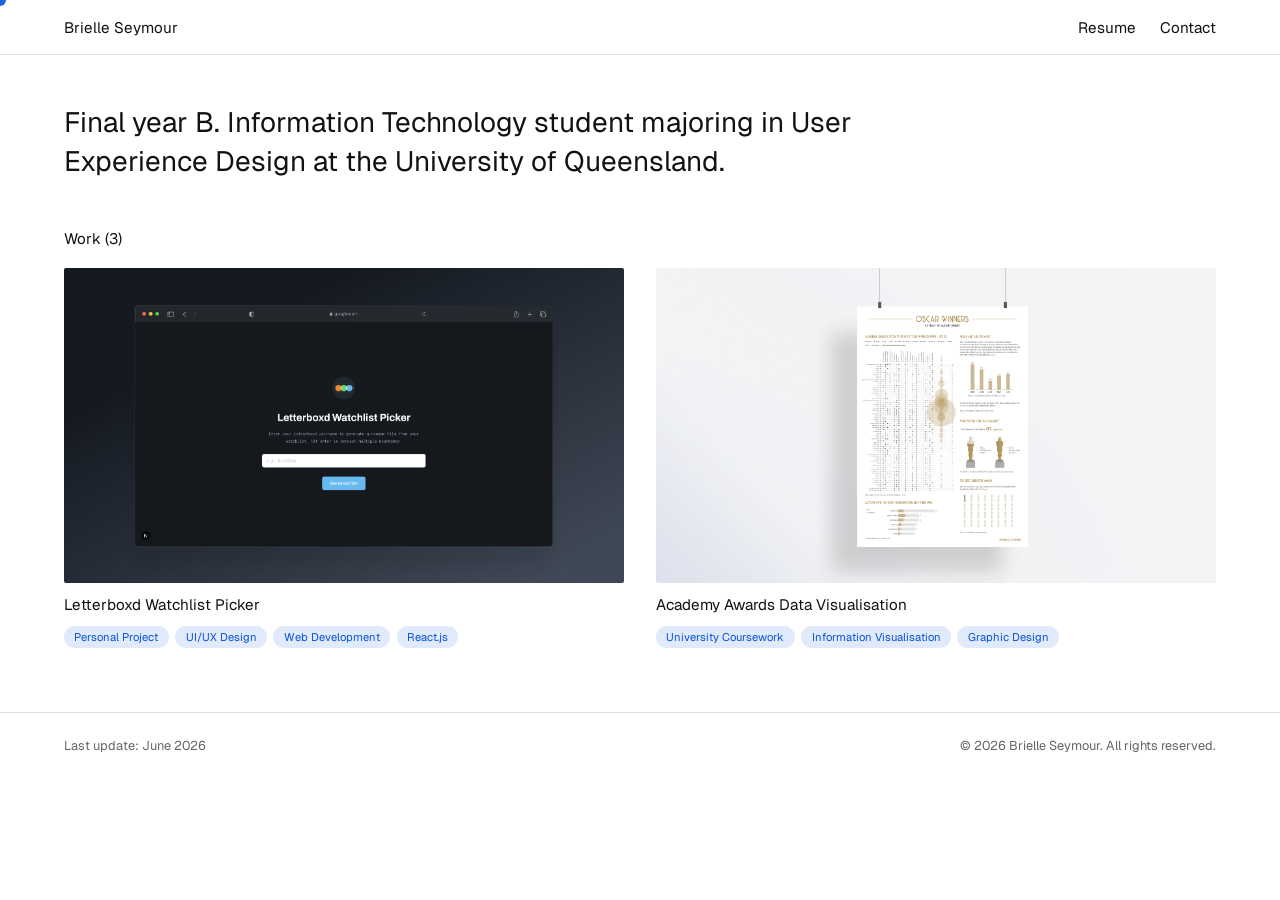
<file: index.html>
<!DOCTYPE html>
<html lang="en">
<head>
  <meta charset="UTF-8" />
  <meta name="viewport" content="width=device-width, initial-scale=1.0"/>
  <title>Brielle Seymour Portfolio</title>
  <link rel="preconnect" href="https://fonts.googleapis.com">
  <link href="https://fonts.googleapis.com/css2?family=Geist:wght@100..900&display=swap" rel="stylesheet">
  <link rel="stylesheet" href="style.css">
</head>
<body>
  <!-- Fixed top navbar -->
  <nav class="navbar">
    <div class="navbar-inner">
      <a href="index.html" class="nav-name">Brielle Seymour</a>
      <div class="nav-links">
        <a href="Brielle-Seymour-Resume.pdf" class="nav-link" target="_blank">Resume</a>
        <a href="mailto:brielleseymour@gmail.com" class="nav-link">Contact</a>
      </div>
    </div>
  </nav>

  <main class="page-content">

    <!-- Intro paragraph -->
    <section class="intro">
      <p class="intro-text">
        Final year B. Information Technology student majoring in User Experience
        Design at the University of Queensland.
      </p>
    </section>

    <!-- Work grid -->
    <section class="work-section">
      <p class="work-label">Work (3)</p>

      <div class="work-grid">

        <article class="project-card">
          <a href="/watchlist-picker/" class="project-link">
            <div class="project-image">
              <img src="assets/Watchlist Picker Form.png" alt="Letterboxd Watchlist Picker">
            </div>
            <p class="project-title">Letterboxd Watchlist Picker</p>
            <div class="project-tags">
              <span class="tag">Personal Project</span>
              <span class="tag">UI/UX Design</span>
              <span class="tag">Web Development</span>
              <span class="tag">React.js</span>
            </div>
          </a>
        </article>

        <article class="project-card">
          <a href="/infographic-poster/" class="project-link">
            <div class="project-image">
              <img src="assets/Poster Mockcup Large.png" alt="Academy Awards Data Visualisation">
            </div>
            <p class="project-title">Academy Awards Data Visualisation</p>
            <div class="project-tags">
              <span class="tag">University Coursework</span>
              <span class="tag">Information Visualisation</span>
              <span class="tag">Graphic Design</span>
            </div>
          </a>
        </article>

      </div>
    </section>

  </main>

  <footer class="footer">
    <p>Last update: June 2026</p>
    <p>© 2026 Brielle Seymour. All rights reserved.</p>
  </footer>

  <script src="main.js"></script>
  <div class="cursor"></div>
  <script src="cursor.js"></script>
</body>
</html>
</file>
<file: style.css>
/* ─── Tokens ─────────────────────────────────────────── */
:root {
  --sans: 'Geist', sans-serif;

  --color-bg:         #ffffff;
  --color-text:       #111111;
  --color-muted:      #666666;
  --color-border:     #e0e0e0;
  --color-tag-bg: rgba(6, 82, 221, 0.12);
  --color-accent:     #0652DD;

  --nav-height:       55px;
  --page-padding-x:   5vw;
  --content-max:      1800px;

    /* Typography */
    --text-base:        0.95rem;   /* body / paragraph text */
    --text-heading:     1.3rem;    /* section headings */
}

html {
  scroll-behavior: smooth;
}

/* ─── Reset ──────────────────────────────────────────── */
*, *::before, *::after {
  box-sizing: border-box;
  margin: 0;
  padding: 0;
}

body {
  font-family: var(--sans);
  background: var(--color-bg);
  color: var(--color-text);
  -webkit-font-smoothing: antialiased;
}

a {
  color: inherit;
  text-decoration: none;
}

img {
  display: block;
  width: 100%;
  height: 100%;
  object-fit: cover;
}

/* Hide the default cursor sitewide */
* { cursor: none; }

.cursor {
  position: fixed;
  top: 0;
  left: 0;
  width: 12px;
  height: 12px;
  background: #0652DD; /* match your accent colour */
  border-radius: 50%;
  pointer-events: none; /* lets clicks pass through to elements below */
  transform: translate(-50%, -50%);
  transition: width 0.2s ease, height 0.2s ease, opacity 0.2s ease;
  opacity: 0.9;
  z-index: 9999;
}

/* Grown state when hovering a link */
.cursor.is-hovering {
  width: 36px;
  height: 36px;
  opacity: 0.3;
}

/* ─── Navbar ─────────────────────────────────────────── */
.navbar {
  position: fixed;
  top: 0;
  left: 0;
  right: 0;
  z-index: 100;
  height: var(--nav-height);
  background: var(--color-bg);
  border-bottom: 0.5px solid var(--color-border);
}

/* Inner wrapper mirrors .page-content's max-width and padding */
.navbar-inner {
  max-width: var(--content-max);
  margin: 0 auto;
  height: 100%;
  padding: 0 var(--page-padding-x);

  display: flex;
  align-items: center;
  justify-content: space-between;
}

.nav-name {
  font-size: var(--text-base);
  font-weight: 400;
}

.nav-links {
  font-size: var(--text-base);
  display: flex;
  gap: 1.5rem;
}

.nav-link {
  font-weight: 400;
  color: var(--color-text);
  transition: opacity 0.15s;
}

.nav-link:hover {
  color: var(--color-accent);
}

/* ─── Page content ───────────────────────────────────── */
.page-content {
  max-width: var(--content-max);
  margin: 0 auto;
  padding: calc(var(--nav-height) + 3rem) var(--page-padding-x) 4rem;
}

/* ─── Intro ──────────────────────────────────────────── */
.intro {
  padding-bottom: 3rem;
}

.intro-text {
  font-size: clamp(1.25rem, 2.5vw, 1.75rem);
  font-weight: 400;
  line-height: 1.4;
  max-width: 820px;
  color: var(--color-text);
}

/* ─── Work section ───────────────────────────────────── */
.work-label {
  font-size: 0.95rem;
  font-weight: 400;
  color: var(--color-text);
  margin-bottom: 1.25rem;
}

.work-grid {
  display: grid;
  grid-template-columns: repeat(2, 1fr);
  gap: 2.5rem 2rem;
}

/* ─── Project card ───────────────────────────────────── */
.project-card {
  display: flex;
  flex-direction: column;
}

.project-link {
  display: flex;
  flex-direction: column;
  gap: 0.75rem;
}

.project-image {
  width: 100%;
  aspect-ratio: 16 / 9;
  background: var(--color-tag-bg);
  overflow: hidden;
  border-radius: 2px;
}

.project-image img {
  transition: transform 0.3s ease;
}

.project-card:hover .project-image img {
  transform: scale(1.02);
}

.project-title {
  font-size: var(--text-base);
  font-weight: 400;
  color: var(--color-text);
}

/* ─── Tags ───────────────────────────────────────────── */
.project-tags {
  display: flex;
  flex-wrap: wrap;
  gap: 0.4rem;
}

.tag {
  font-size: 0.7rem;
  font-weight: 400;
  color: var(--color-accent);
  background: var(--color-tag-bg);
  padding: 0.25rem 0.65rem;
  border-radius: 999px;
}

/* ─── Footer ─────────────────────────────────────────── */
.footer {
  display: flex;
  justify-content: space-between;
  align-items: center;
  padding: 1.5rem var(--page-padding-x);
  border-top: 1px solid var(--color-border);
  font-size: 0.8rem;
  color: var(--color-muted);
}

.footer a {
  color: var(--color-muted);
  transition: opacity 0.15s;
}

.footer a:hover {
  color: var(--color-accent);
}

/* ─── Mobile ─────────────────────────────────────────── */
@media (max-width: 640px) {
  .work-grid {
    grid-template-columns: 1fr;
  }

  .footer {
    flex-direction: column;
    gap: 0.5rem;
    text-align: center;
  }
}


/* ─── Case study layout ──────────────────────────────── */
.case-study-layout {
  display: grid;
  /* TOC in left margin | fixed-width centred content | matching right space */
  grid-template-columns: 1fr 900px 1fr;
  align-items: start;

  width: 100%;
  padding-top: calc(var(--nav-height) + 3rem);
  padding-bottom: 4rem;
}

/* ─── Sidebar ────────────────────────────────────────── */
.case-study-sidebar {
  position: sticky;
  top: calc(var(--nav-height) + 3rem);
  /* Align TOC to the right of its column, close to the content */
  padding-left: var(--page-padding-x);
  padding-right: 2rem;
  display: flex;
  flex-direction: column;
  gap: 1.5rem;
}

.back-link {
  font-size: var(--text-base);
  color: var(--color-text);
  transition: opacity 0.15s;
}

.back-link:hover {
  color: var(--color-accent);
}

.toc {
  display: flex;
  flex-direction: column;
  gap: 0.8rem;
}

.toc-link {
  font-size: var(--text-base);
  color: var(--color-muted);
  transition: color 0.15s;
}

.toc-link:hover,
.toc-link.active {
  color: var(--color-accent);
}

/* ─── Case study content ─────────────────────────────── */
.case-study-content {
  display: flex;
  flex-direction: column;
  gap: 0;
  /* Left-align text within the centred content column */
  text-align: left;
}

.case-study-eyebrow {
  font-size: var(--text-base);
  color: var(--color-muted);
  margin-bottom: 0.5rem;
}

.case-study-title {
  font-size: clamp(1.75rem, 3vw, 1.75rem);
  font-weight: 500;
  line-height: 1.2;
  margin-bottom: 1.75rem;
}

/* Hero image */
.case-study-hero {
  width: 100%;
  aspect-ratio: 16 / 9;
  background: var(--color-tag-bg);
  overflow: hidden;
  border-radius: 2px;
  margin-bottom: 2rem;
}

.case-study-hero img {
  width: 100%;
  height: 100%;
  object-fit: cover;
}

/* ─── Meta table ─────────────────────────────────────── */
.case-study-meta {
  display: flex;
  justify-content: space-between; /* spreads items across full width */
  flex-wrap: wrap;
  padding-bottom: 0.5rem;
  margin-bottom: 0.5rem;
}

.meta-label {
  font-size: var(--text-base);
  font-weight: 500;
  color: var(--color-text);
  margin-bottom: 0.35rem;
}

.meta-value {
  font-size: var(--text-base);
  color: var(--color-muted);
  line-height: 1.6;
}

/* ─── Sections ───────────────────────────────────────── */
.case-study-section {
  scroll-margin-top: calc(var(--nav-height) + 1rem);
  padding-top: 0.5rem;
  padding-bottom: 2.5rem;
  transition: opacity 0.3s ease;
}

.case-study-section.is-active {
  animation: sectionFadeIn 0.4s ease;
}

@keyframes sectionFadeIn {
  from { opacity: 0.5; transform: translateY(6px); }
  to   { opacity: 1;   transform: translateY(0); }
}

.section-heading {
  font-size: var(--text-base);
  font-weight: 500;
  color: var(--color-text);
  margin-bottom: 1.2rem;
}

.section-oneliner {
  font-size: 1.8rem;
  font-weight: 400;
  color: var(--color-text);
  line-height: 1.3;
  margin-bottom: 1.2rem;
}

.section-body {
  font-size: var(--text-base);
  color: var(--color-muted);
  line-height: 1.7;
}

/* ─── Mobile: collapse sidebar ───────────────────────── */
@media (max-width: 768px) {
  .case-study-layout {
    grid-template-columns: 1fr;
  }

  .case-study-sidebar {
    position: static;
    flex-direction: row;
    flex-wrap: wrap;
    align-items: center;
    gap: 0.75rem;
    padding-bottom: 1.5rem;
    border-bottom: 1px solid var(--color-border);
  }

  .toc {
    flex-direction: row;
    flex-wrap: wrap;
    gap: 0.5rem 1rem;
  }
}

/* ─── Case study mobile overrides ────────────────────── */
@media (max-width: 768px) {
  .case-study-layout {
    grid-template-columns: 1fr;
    padding-left: var(--page-padding-x);
    padding-right: var(--page-padding-x);
  }

  .case-study-sidebar {
    padding: 0 0 1.5rem;
  }

  .case-study-content {
    padding: 0;
  }
}

@media (hover: none) {
  .cursor {
    display: none;
  }
  
  * {
    cursor: auto;
  }
}

/* Fade in when page loads */
body {
  animation: fadeIn 0.4s ease;
}

@keyframes fadeIn {
  from { opacity: 0; }
  to   { opacity: 1; }
}

/* Fade out class triggered before navigation */
body.is-leaving {
  opacity: 0;
  transition: opacity 0.1s ease;
}
</file>
